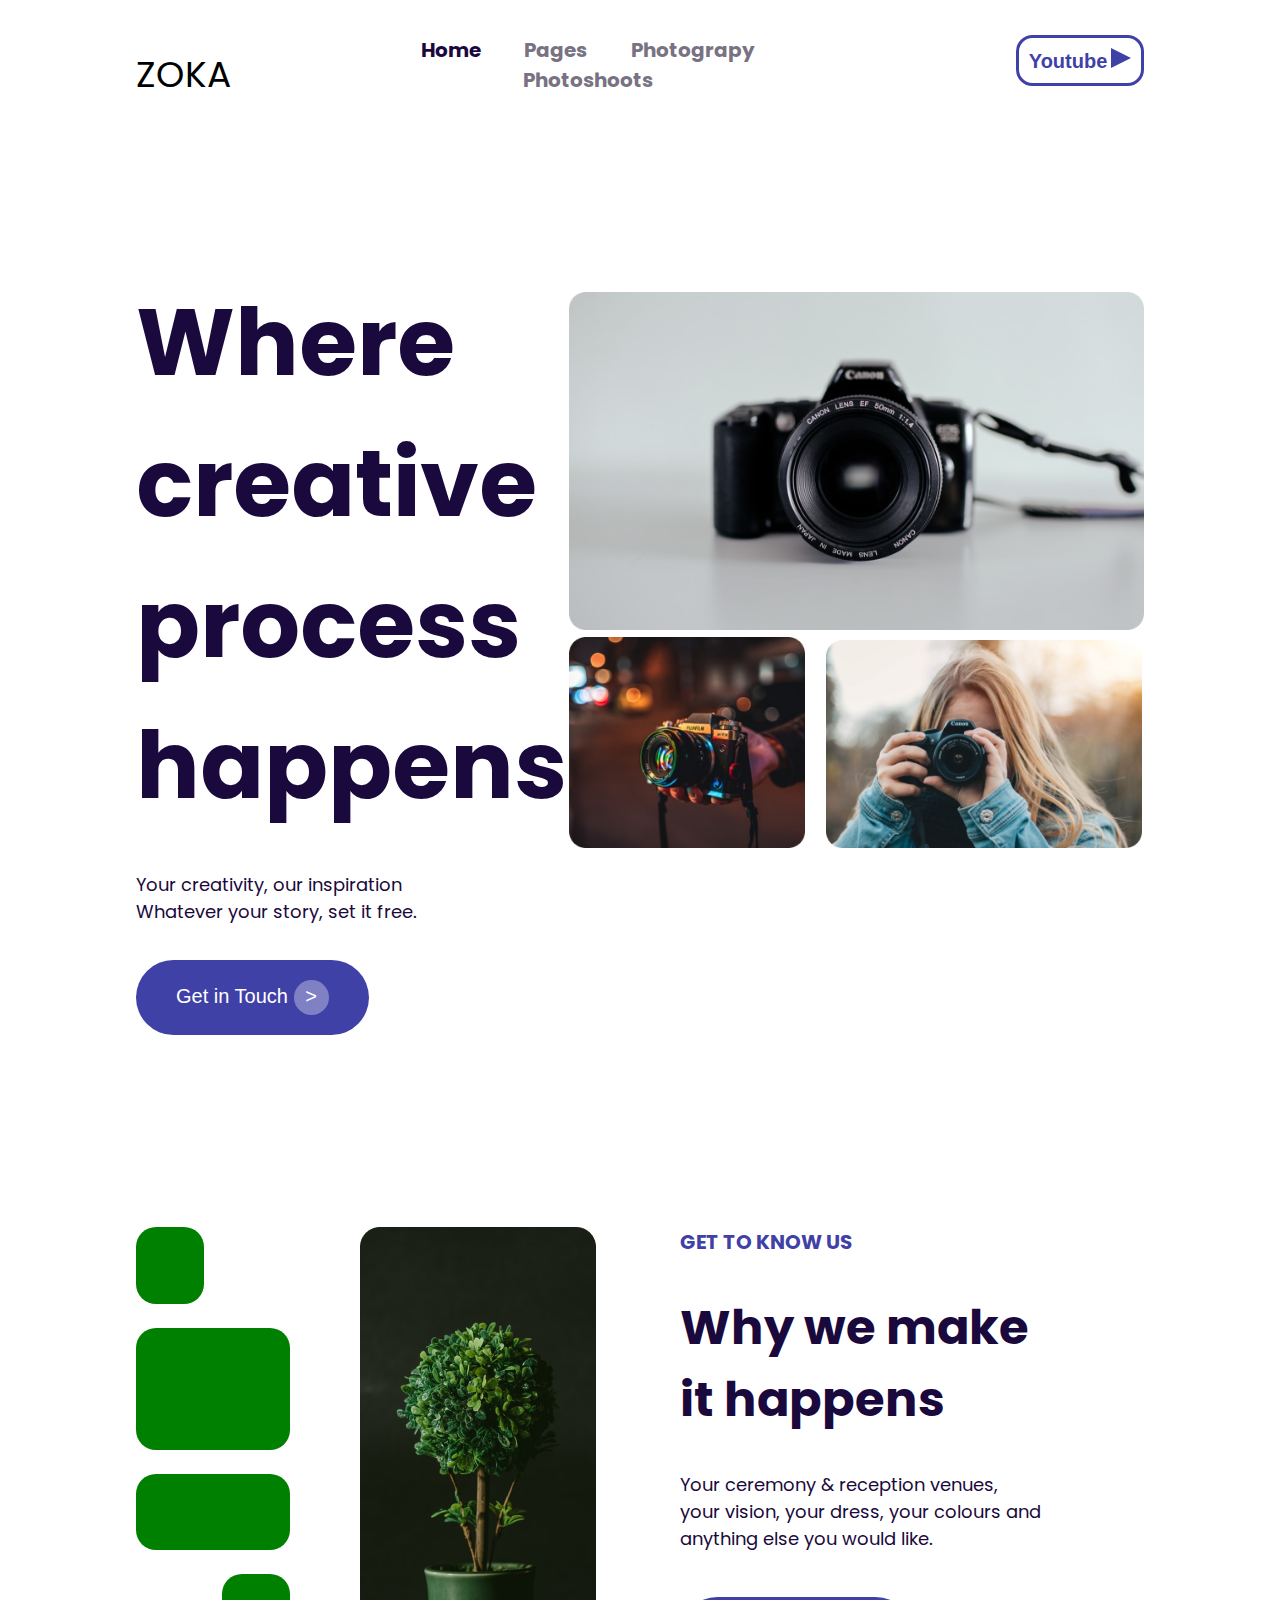
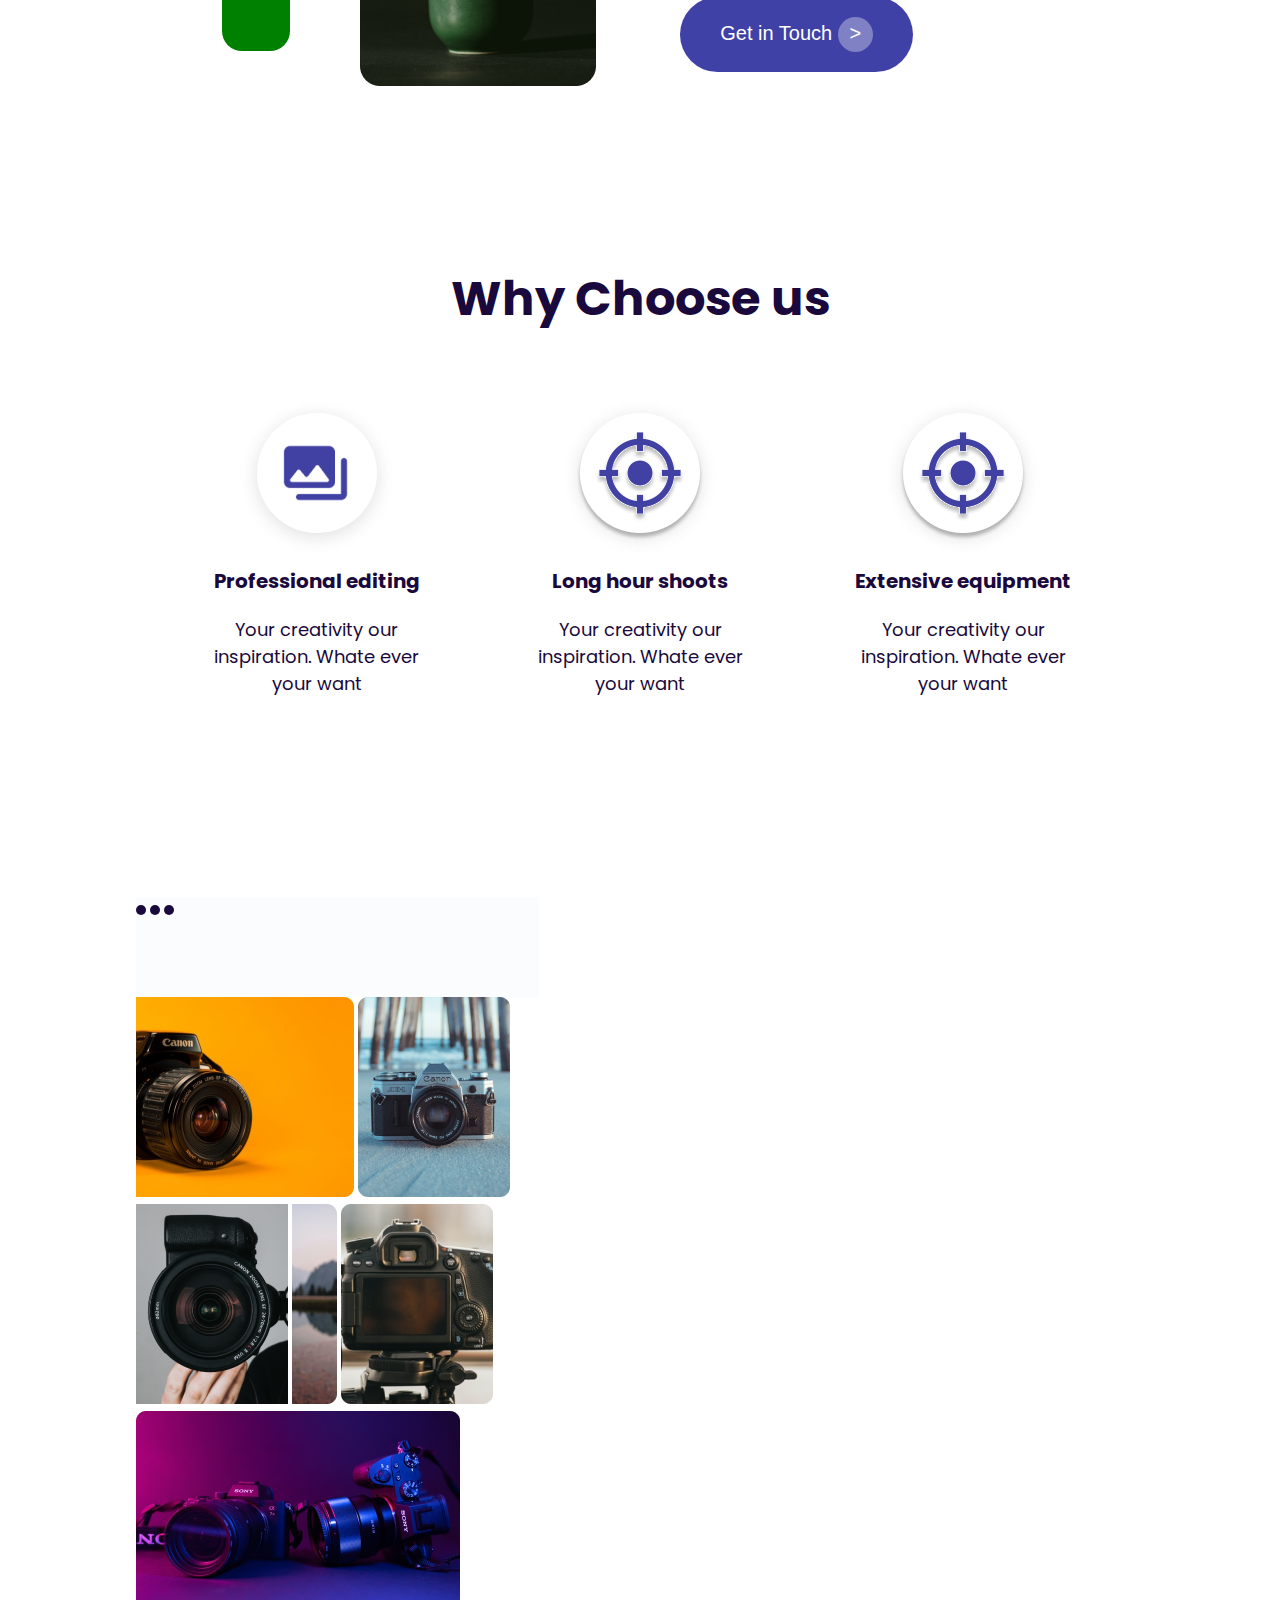
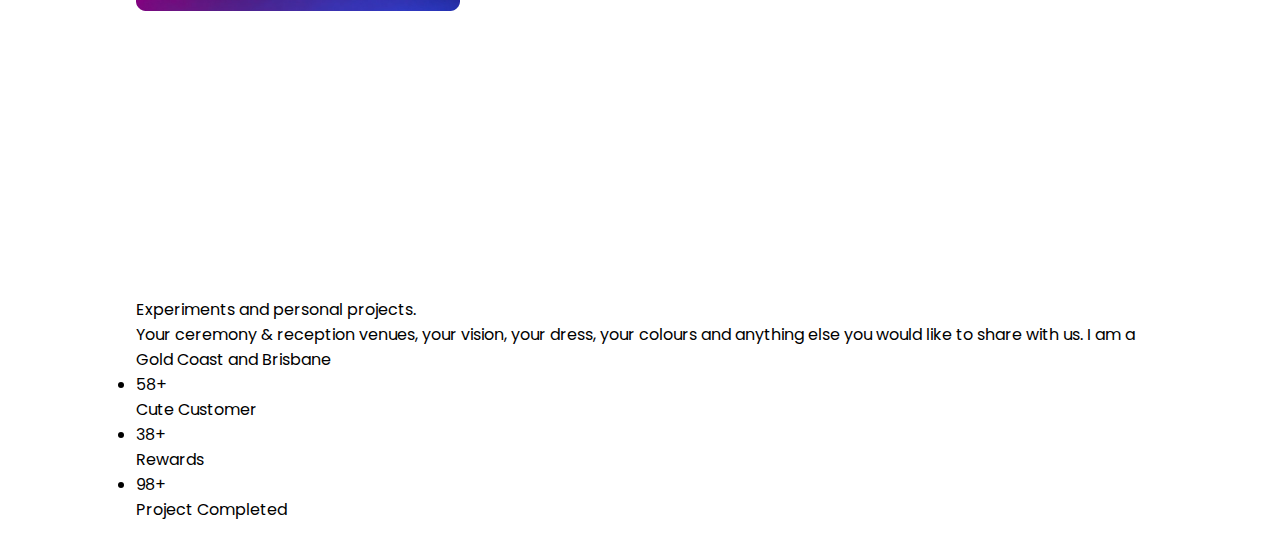
<file: html-css/1eraEv/PagDeFigma/index.html>
<!DOCTYPE html>
<html lang="en">
<head>
    <meta charset="UTF-8">
    <meta name="viewport" content="width=device-width, initial-scale=1.0">
    <link rel="stylesheet" href="estilos.css" type="text/css">
    <link rel="preconnect" href="https://fonts.googleapis.com%22%3E/">
    <link rel="preconnect" href="https://fonts.gstatic.com/" crossorigin>
    <link href="https://fonts.googleapis.com/css2?family=Poppins:wght@300&display=swap" rel="stylesheet">
    <title>ZOKA</title>
</head>
<body>
    <header>
        <nav>
            <p>ZOKA</p>
            <ul>
                <li>Home</li>
                <li>Pages</li>
                <li>Photograpy</li>
                <li>Photoshoots</li>
            </ul>
            <button>
                <p>Youtube</p>
                <figure></figure>
            </button>
        </nav>
        <section>
            <article class="clearfix">
                <div>
                    <h1>Where creative process happens</h1>
                    <p>Your creativity, our inspiration <br> Whatever your story, set it free.</p>
                    <button>
                        <p>Get in Touch</p>
                        <figure>></figure>
                    </button>
                </div>
                <div class="tresfotos">
                    <img src="img/unsplash_6Io0psUdasY.png" alt="">
                    <img src="img/unsplash_SZtLK_W7vKo.png" alt="">
                    <img src="img/unsplash_8nXKXYdO-Wk.png" alt="">
                </div>
            </article>
            <article >
                <div class="sim">
                    <div></div>
                    <div></div>
                    <div></div>
                    <div></div>
                </div>
                <img src="img/matica.png" alt="">
                <div>
                    <p>GET TO KNOW US</p>
                    <h2>Why we make it happens</h2>
                    <p>Your ceremony & reception venues, your vision, your dress, your colours and anything else you would like.</p>
                    <button>
                        <p>Get in Touch</p>
                        <figure>></figure>
                    </button>
                </div>
            </article>
        </section>
        <footer>
            <h2>Why Choose us</h2>
            <ul>
                <li>
                    <img src="img/Group 5.png" alt="">
                    <p>Professional editing</p>
                    <p>Your creativity our inspiration. Whate ever your want</p>
                </li>
                <li>
                    <img src="img/Group 5 (1).png" alt="">
                    <p>Long hour shoots</p>
                    <p>Your creativity our inspiration. Whate ever your want</p>
                </li>
                <li>
                    <img src="img/Group 5 (1).png" alt="">
                    <p>Extensive equipment</p>
                    <p>Your creativity our inspiration. Whate ever your want</p>
                </li>
            </ul>
        </footer>
        <div class="cont">
            <div>
                <div>
                    <figure></figure>
                    <figure></figure>
                    <figure></figure>
                </div>
                <div>
                    <img src="img/unsplash_cwy9yVBBPxg.png" alt="">
                    <img src="img/Mask group.png" alt="">
                    <img src="img/unsplash_McztPB7Uqx8.png" alt="">
                    <img src="img/unsplash_UxCuwuwRGGs.png" alt="">
                    <img src="img/unsplash_wwnSkb9Z0sM.png" alt="">
                    <img src="img/unsplash_HSXIp58yPyI.png" alt="">
                </div>
            </div>
            <div>
                <p>Experiments and personal projects.</p>
                <p>Your ceremony & reception venues, your vision, your dress, your colours and anything else you would like to share with us. I am a Gold Coast and Brisbane</p>
                <ul>
                    <li>
                        <p>58+</p>
                        <p>Cute Customer</p>
                    </li>
                    <li>
                        <p>38+</p>
                        <p>Rewards</p>
                    </li>
                    <li>
                        <p>98+</p>
                        <p>Project Completed</p>
                    </li>
                </ul>
            </div>
        </div>
    </header>
</body>
</html>
</file>
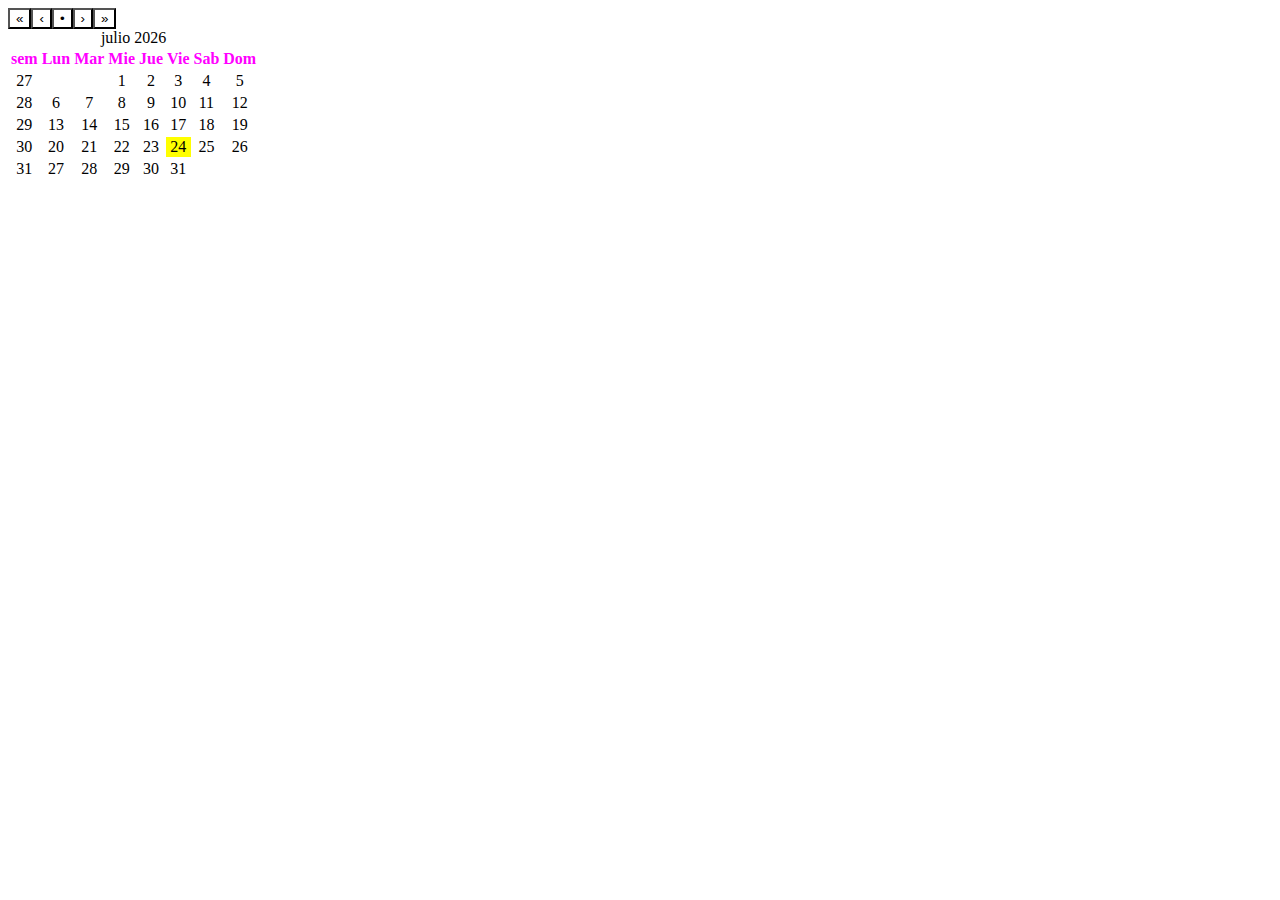
<file: JavaScript/Repaso1eraEv/Calendario/index.html>
<!DOCTYPE html>
<html lang="en">
<head>
    <meta charset="UTF-8">
    <meta name="viewport" content="width=device-width, initial-scale=1.0">
    <title>Document</title>
</head>
<body>
    <script>
        let fechaActual = new Date();
        
        function devolverEstructura(){
            let div = crearNodo("div");
            div.appendChild(crearBotones());
            let div2= crearNodo("div");
            div2.id="calendario";
            div2.appendChild(crearTabla());
            div.appendChild(div2);
            return div;
        }
        document.body.appendChild(devolverEstructura());
        function crearBotones(){
            let div= crearNodo("div");
            div.id="botones";
            let cont=['\u00AB',"\u2039","\u2022","\u203A","\u00BB"];
            cont.forEach(element => {
                let btn = crearNodo("button",element);//contrue
                btn.style.backgroundColor="transparent";
                btn.addEventListener("click",clickeaste);
                btn.style.cursor="Pointer";
                div.appendChild(btn);
            });
            return div;
        }
        function crearNodo(elemento, contenido,a="false"){
            const nodo = document.createElement(elemento);
            (contenido)&&nodo.appendChild(document.createTextNode(contenido));
            // a&&nodo.innerHTML(contenido);
            return nodo;
        }
        function crearTabla(){
            let tabla = crearNodo("table");
            tabla.style.textAlign="center";
            let caption = crearNodo("caption",titulo());
            tabla.appendChild(caption);
            let theader= crearTheader();
            tabla.appendChild(theader);
            let tbody = crearTbody();
            tabla.appendChild(tbody);
            return tabla;
        }
        function titulo(){
            let mesEspaniol= fechaActual.toLocaleDateString("es-ES",{month:"long"});
            return mesEspaniol+" "+ fechaActual.getFullYear();
        }
        function crearTheader(){
            let theader= crearNodo("thead");
            let tr = crearNodo("tr");
            th = crearNodo("th","sem");
            tr.appendChild(th);
            th = crearNodo("th","Lun");
            tr.appendChild(th);
            th = crearNodo("th","Mar");
            tr.appendChild(th);
            th = crearNodo("th","Mie");
            tr.appendChild(th);
            th = crearNodo("th","Jue");
            tr.appendChild(th);
            th = crearNodo("th","Vie");
            tr.appendChild(th);
            th = crearNodo("th","Sab");
            tr.appendChild(th);
            th = crearNodo("th","Dom");
            tr.appendChild(th);
            tr.style.color="fuchsia";
            theader.appendChild(tr);
            return theader;
        }
        function crearTbody(){
            let tbody = crearNodo("tbody");
            let semana = getSemanaDelMes();
            let dia = 1;
            let diaSemana = new Date(fechaActual.getFullYear(),fechaActual.getMonth(),1).getDay();
            diaSemana = (diaSemana==0&&7)||diaSemana;
            let trb = crearNodo("tr");
            let sem = crearNodo("td",semana++);
            trb.appendChild(sem);
            for(let i =0;i<diaSemana-1;i++){
                let td= crearNodo("td");
                trb.appendChild(td);
            }
            for(let i=diaSemana;i<8;i++){
                let td= crearNodo("td",dia++);
                trb.appendChild(td);
            }
            tbody.appendChild(trb);
            for(let i=0;i<4;i++){
                trb=crearNodo("tr");
                let td = crearNodo("td",semana++);
                trb.appendChild(td);
                for(let j=0;j<7;j++){
                    if(dia<=diasDelMes()){
                        td= crearNodo("td",dia++);
                        if(comprobarDia(dia-1))
                            td.style.backgroundColor="yellow";
                        trb.appendChild(td);
                    }
                }
                tbody.appendChild(trb);
            }

            return tbody;
        }
        function diasDelMes(){
            return new Date(fechaActual.getFullYear(),fechaActual.getMonth()+1,0).getDate();
        }
        function getSemanaDelMes(){
            const fechaAux = new Date(fechaActual.getFullYear(),fechaActual.getMonth(),1)
            const fechaInicial = new Date(fechaActual.getFullYear(),0,1);
            const numeroDias = Math.floor((fechaAux - fechaInicial) / (24*60*60*1000));
            const resultado = Math.ceil((fechaAux.getDay() + 1 + numeroDias)/7);
            return resultado;
        }
        function comprobarDia(dia){
            let actual = new Date();
            return dia == actual.getDate()&&fechaActual.getMonth()==actual.getMonth()&&fechaActual.getFullYear()==actual.getFullYear();
        }
        function clickeaste(evt){
            let elem = evt.currentTarget;
            let clas= elem.innerHTML;
            palanteOPatras(clas);
        }
        function palanteOPatras(clas){
            switch(clas){
                case "«":
                    anoAtras();
                break;
                case "‹":
                    mesAtras();
                break;
                case "•":
                    hoy();
                break;
                case "›":
                    mesAlante();
                break;
                case "»":
                    anoAlante();
                break;
            }
            rePintar();
        }
        function anoAtras(){
            fechaActual= new Date(fechaActual.getFullYear()-1,fechaActual.getMonth(),fechaActual.getDate());
        }
        function mesAtras(){
            fechaActual= new Date(fechaActual.getFullYear(),fechaActual.getMonth()-1,fechaActual.getDate());
        }
        function hoy(){
            fechaActual= new Date();
        }
        function mesAlante(){
            fechaActual= new Date(fechaActual.getFullYear(),fechaActual.getMonth()+1,fechaActual.getDate());
        }
        function anoAlante(){
            fechaActual= new Date(fechaActual.getFullYear()+1,fechaActual.getMonth(),fechaActual.getDate());
        }
        function rePintar(){
            const padre = document.querySelector("table").parentElement;
            padre.removeChild(padre.firstElementChild);
            padre.appendChild(crearTabla());
        }
    </script>
</body>
</html>
</file>
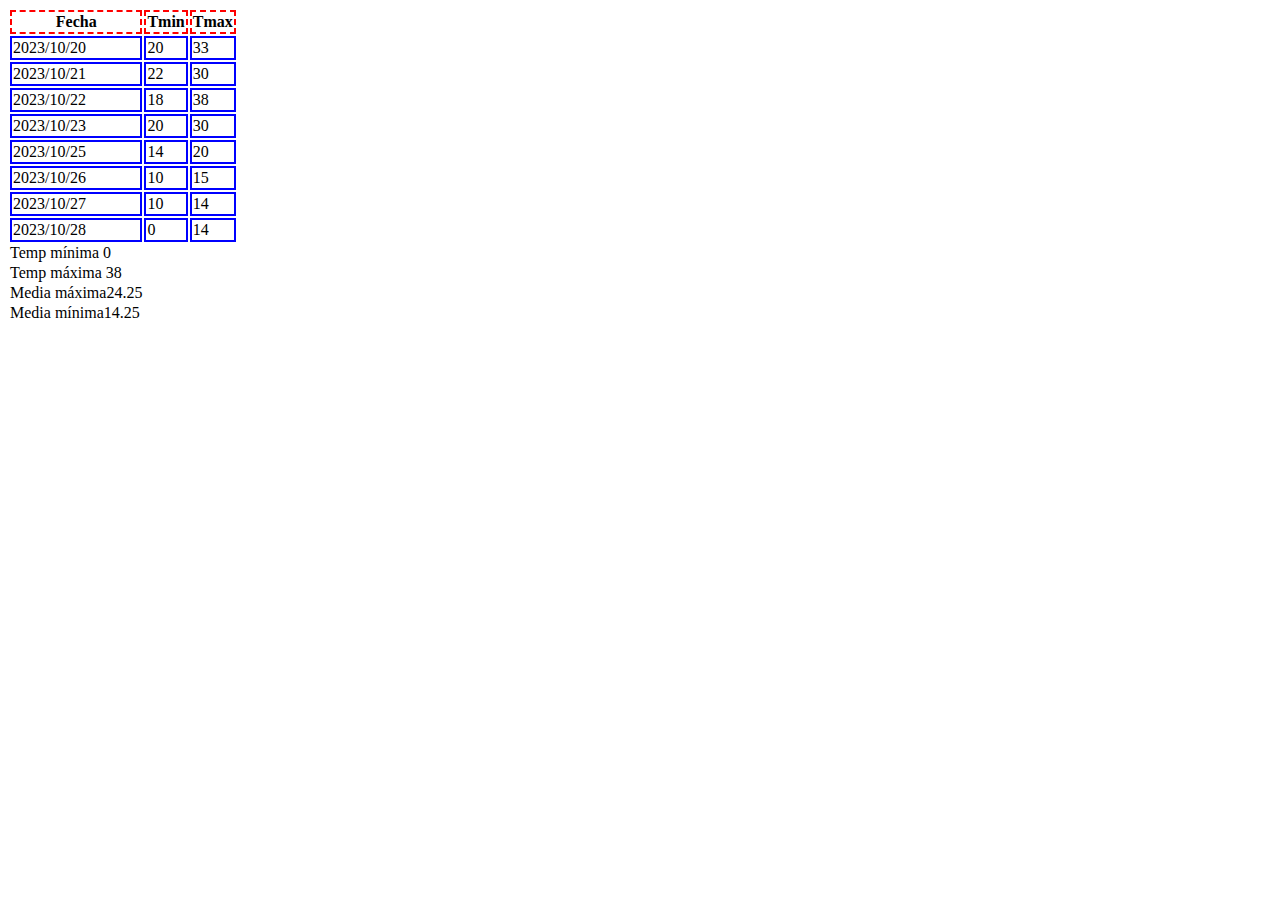
<file: JavaScript/Repaso1eraEv/Temperaturas/index.html>
<!DOCTYPE html>
<html lang="en">
<head>
    <meta charset="UTF-8">
    <meta name="viewport" content="width=device-width, initial-scale=1.0">
    <title>Document</title>
</head>
<body>
    <script>
        const temperaturas = `
            Fecha;Tmin;Tmax

            2023/10/20; 20; 33;
            2023/10/21; 22; 30;
            2023/10/22; 18; 38;
            2023/10/23; 20; 30;

            2023/10/24;; 35;
            2023/10/25; 14; 20;
            2023/10/26; 10; 15
            2023/10/27; 10; 14;
            2023/10/28;  0; 14;
        
        `;
         // Funciones: Tmin_media, Tmax_media, Tmin_min(cual es y el dia), Tmax_max(cual es y el dia), ordenar por fechas
        let arrayTemp = csvAArray(temperaturas);
        const cabecera = extraerCabecera(arrayTemp);
        const arrayObjetos = arrayAObj(arrayTemp,cabecera);
        const tminMedia= tmin_media(arrayObjetos,"Tmin");
        const tmaxMedia= tmax_media(arrayObjetos,"Tmax");
        const arrayObjsOrdenado = ordenar(arrayObjetos); 
        
        function csvAArray(temp){
            return temp.split("\n")
                       .map(v=> v.trim()) 
                       .filter(v => v!=="")
                       .map(v=>v.split(";")
                                .filter(v=>v.trim().length))
                       .filter(v=>v.length===3);  
        }
        function extraerCabecera(arrai){
            return arrai.shift();
        }
        function arrayAObj(arrai,cab){
            return  arrai.map(dato=>dato.reduce(function(acc,v,p){
                acc[cab[p]]=v;
                return acc;
            },{}));
        }
        function media(objs, prop) {
            return objs.reduce(function (acc, obj) {
                return Number(obj[prop]) + acc;
            }, 0) / objs.length;
        }
        function tmax_media(array){
            return media(array,"Tmax");
        }
        function tmin_media(array){
            return media(array,"Tmin");
        }
        function ordenar(arrObjetosCSV){
            return arrObjetosCSV.sort(function(a,b){
                return a.Fecha-b.Fecha;
            });
        }
        function tmin_min(array){
            return array.reduce(function(acc,v){
                    return (acc<v["Tmin"])?acc:v["Tmin"];
                },array[0]["Tmin"]);

        }
        function tmin_max(array){
            return array.reduce(function(acc,v){
                return (acc>v["Tmax"])?acc:v["Tmax"];
            },array[0]["Tmax"]);
        }
        function tabla(arrayObjsOrdenado){
            var tb=crearNodo("table");
            var tr = crearNodo("tr");
            var claves= Object.keys(arrayObjsOrdenado[0]);
            for(let i=0;i<claves.length;i++){
                var th =crearNodo("th",claves[i]);
                th.classList.add(claves[i]);
                th.addEventListener("click",clickear);
                th.style.cursor="Pointer";
                th.style.border="2px red dashed"
                tr.appendChild(th);
            }
            tb.appendChild(tr);
            arrayObjsOrdenado.forEach(function(obj){
                tr = crearNodo("tr");
                for(let clave in obj){
                    var td = crearNodo("td",obj[clave]);
                    td.style.border="2px blue solid";
                    tr.appendChild(td);
                }
                tb.appendChild(tr);
            });

 

            let tfoot = crearNodo("tfoot");
            let trf = crearNodo("tr","Temp mínima"+tmin_min(arrayObjetos));
            tb.appendChild(trf);
            let trf2= crearNodo("tr","Temp máxima"+tmin_max(arrayObjetos));
            tb.appendChild(trf2);
            let trf3 = crearNodo("tr","Media máxima"+tmax_media(arrayObjetos));
            tb.appendChild(trf3);
            let trf4 = crearNodo("tr","Media mínima"+tmin_media(arrayObjetos));
            tb.appendChild(trf4);

            return tb; 

            function crearNodo(elemento,contenido){
                let nodo=document.createElement(elemento);
                (contenido&&nodo.appendChild(document.createTextNode(contenido)));
                return nodo;
            }

        }
        document.body.appendChild(tabla(arrayObjsOrdenado));
        function clickear(evt){
     
            const elem= evt.currentTarget;
            const clase = elem.getAttribute("class");
            ordenarPorClick(clase);
            renovarTabla();
        }
        function ordenarPorClick(clas){
            arrayObjsOrdenado.sort((a, b) => a[clas] > b[clas] ? (clas !== 'Tmax' ? 1 : -1) : (clas !== 'Tmax' ? -1 : 1));
        }
        function renovarTabla(){
            document.body.replaceChild(tabla(arrayObjsOrdenado),document.body.querySelector("table"));
        }
    </script>

</body>
</html>
</file>
<file: html-css/1eraEv/PagDeFigma/estilos.css>
h1,h2,img,p,span,ul,li,div,figure,footer,section,article,header,nav{
    margin:0;
    padding: 0;
}
body{
    padding: 2.13% 10%;
    font-family: 'Poppins',sans-serif;
}
nav>*{
    display: inline-block;
}
nav > :nth-last-child(-n+2){
    font-weight: bold;
}
nav > p{
    font-size: 36px;
    margin-right: 10%; 
}
nav > ul{
    text-align: center;
    width: 50%;
}
nav > ul >li{
    display: inline;
    list-style: none;
    font-size: 20px;
    margin: 0 4%;
    color: #787282;
}
nav> ul> :first-child{
    color: #1A093E;
}
nav > :last-child{
    background-color: transparent;
    border: 3px solid #3F41A6;
    padding: 10px;
    border-radius: 16.5px;
    float: right;
}
nav > :last-child > p{
    color :#3F41A6;
    font-size: 20px;
}
nav > :last-child > * {
    display: inline-block;
}
nav > :last-child > figure{
    width: 0;
    height: 0;
    border-left: 20px solid #3F41A6;
    border-top: 10px solid transparent;
    border-bottom: 10px solid transparent;
}
section{
    padding:170px 0;
}
section > article:first-of-type> :first-child{
    float: left;
    width: 37%;
}
section > article:first-of-type> :first-child > :first-child{
    color: #1A093C;
    font-weight: bold;
    font-size: 94px;
    margin-bottom: 35px;
}
section > article:first-of-type> :first-child > p{
    color:#1A093C;
    font-size: 18px;
    margin-bottom: 35px;
}
section > article:first-of-type > :first-child > :last-child,section > :last-child > :last-child > :nth-child(4){
    background-color: #3F41A6;
    border: none;
    color: white;
    font-size: 20px;
    border-radius: 50px;
    padding: 20px 40px;
}
section > article:first-of-type > :first-child > :last-child > *,section > :last-child > :last-child > :nth-child(4)>*{
    display: inline-block;
}
section > article:first-of-type > :first-child > :last-child > figure,section > :last-child > :last-child > :nth-child(4)>figure{
    background-color: rgba(249,249,252,0.35);
    padding: 5px;
    height: 25px;
    width: 25px;
    border-radius: 50%;
}
.tresfotos{
    width: 57%;
    float: right;
    padding-top: 20px;
}
.tresfotos>:first-child{
    width: 100%;
}
.tresfotos> :nth-child(2){
    width: 41%;
    margin-right: 3%;
}
.tresfotos >:last-child{
    width: 55%;
}
.clearfix::after{
    content: "";
    display: block;
    clear: both;
}
section > :last-child{
    margin-top: 15vw;
}
.sim{
    float: left;
    width: 17%;
    height: 33vw;
    padding-right: 70px;
}
.sim > *{
   display: inline-block;
   border-radius: 20px;
   background-color: green;
}
.sim > :nth-child(n+2){
    margin-top: 17px;
}
.sim >:first-child,.sim >:last-child{
    width: 44%;
    height: 6vw;
}
.sim >:nth-child(2){
    width: 100%;
    height: 9.5vw;
}
.sim >:nth-child(3){
    width: 100%;
    height: 6vw;
}
.sim >:last-child{
    float: right;
}
section > :last-child{
    width: 90%;
}
section > :last-child > img {
    width: 236px;
}
section > :last-child > :last-child{
    float: right;
    width: 40%;
}
section > :last-child > :last-child > :first-child{
    color:#3F41A6;
    font-weight: bold;
    font-size: 20px;
}
section > :last-child > :last-child > :nth-child(2){
    color:#1A093C;
    font-weight: bold;
    font-size: 48px;
    margin-top: 35px;
}
section > :last-child > :last-child > :nth-child(3){
    color:#1A093C;
    font-size: 18px;
    margin-top: 35px;
    margin-bottom: 45px;
}
footer{
    text-align: center;
    padding: 0 2%;
    margin-bottom: 200px;
}
footer h2{
    font-size: 48px;
    font-weight: bold;
    color: #1A093C;
    margin-bottom: 60px;
}
footer ul li{
    display: inline-block;
    list-style: none;
    width: 23%;
    color: #1A093C;
    margin: 0 5%;
}
footer ul li p:first-of-type{
    font-size: 20px;
    font-weight: bold;
    margin-bottom: 20px;
}
footer ul li p:last-child{
    font-size: 18px;
}
.cont{
    width: 100%;
}
.cont>:first-child{
    width: 40%;
    height: 1000px;
}
.cont > :first-child >:first-child{
    width: 100%;
    background-color: rgba(244,245,249,0.35);
    height: 100px;
}
.cont figure{
    display: inline-block;
    height: 10px;
    width: 10px;
    border-radius: 50%;
    background-color: #1A093C;
}
</file>
